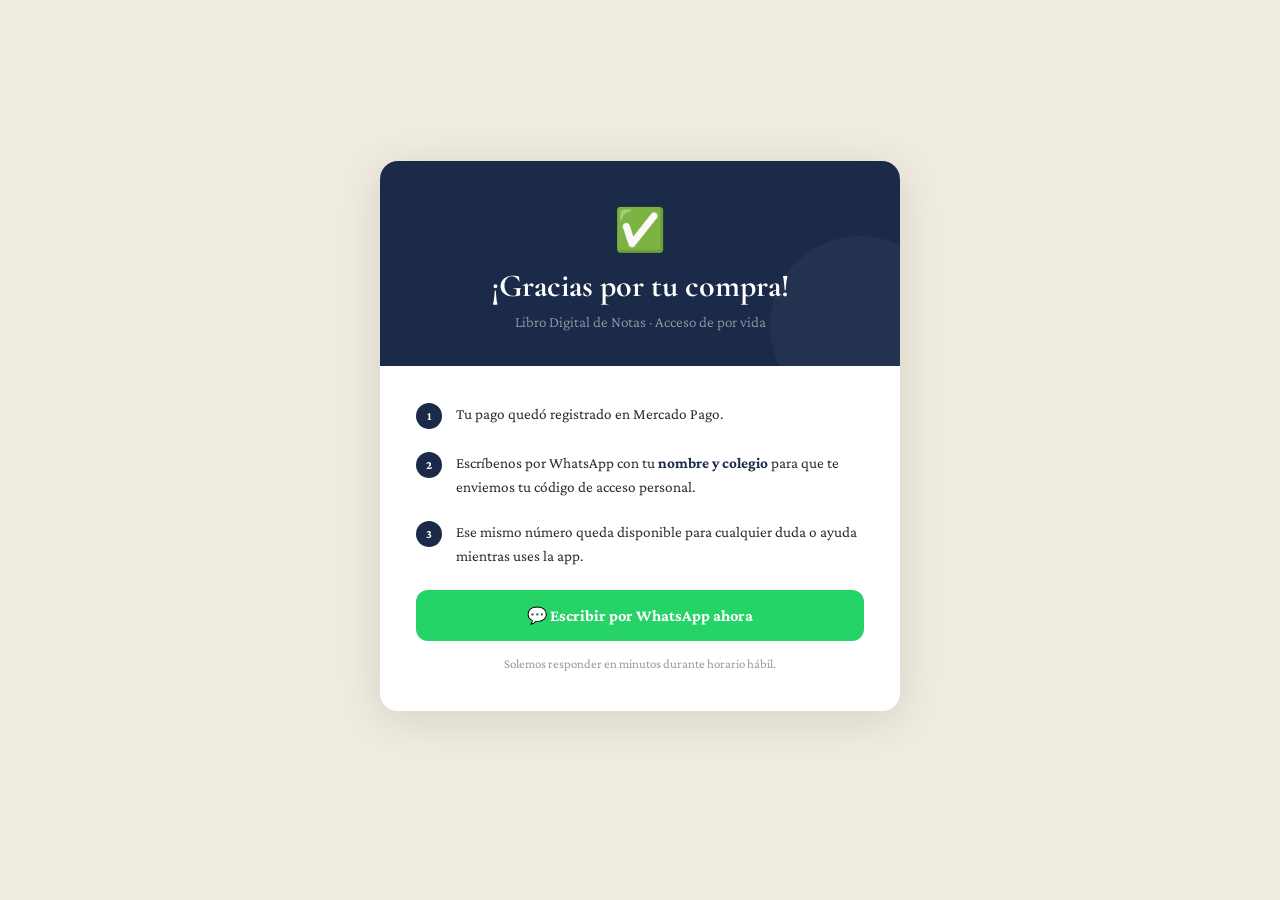
<file: gracias.html>
<!DOCTYPE html>
<html lang="es">
<head>
  <meta charset="UTF-8">
  <meta name="viewport" content="width=device-width, initial-scale=1.0">
  <title>¡Gracias por tu compra! — Libro Digital de Notas</title>
  <meta name="robots" content="noindex">
  <link href="https://fonts.googleapis.com/css2?family=Cormorant+Garamond:wght@400;600;700&family=Crimson+Pro:wght@300;400;500;600&display=swap" rel="stylesheet">

  <!-- Meta Pixel -->
  <script>
  !function(f,b,e,v,n,t,s)
  {if(f.fbq)return;n=f.fbq=function(){n.callMethod?
  n.callMethod.apply(n,arguments):n.queue.push(arguments)};
  if(!f._fbq)f._fbq=n;n.push=n;n.loaded=!0;n.version='2.0';
  n.queue=[];t=b.createElement(e);t.async=!0;
  t.src=v;s=b.getElementsByTagName(e)[0];
  s.parentNode.insertBefore(t,s)}(window, document,'script',
  'https://connect.facebook.net/en_US/fbevents.js');
  fbq('init', '1843806310319430');
  fbq('track', 'PageView');
  fbq('track', 'Purchase', {value: 24990, currency: 'CLP'});
  </script>
  <noscript><img height="1" width="1" style="display:none"
  src="https://www.facebook.com/tr?id=1843806310319430&ev=Purchase&noscript=1"
  /></noscript>
  <!-- End Meta Pixel -->
  <style>
    *, *::before, *::after { box-sizing: border-box; margin: 0; padding: 0; }
    body {
      font-family: 'Crimson Pro', Georgia, serif;
      background: #f0ece0; color: #1a1208;
      min-height: 100vh; padding: 32px 20px 60px;
      display: flex; align-items: center; justify-content: center;
    }
    .card {
      max-width: 520px; width: 100%;
      background: #fff; border-radius: 18px;
      overflow: hidden; box-shadow: 0 8px 48px rgba(0,0,0,0.12);
      text-align: center;
    }
    .hdr {
      background: #1b2a48; padding: 44px 36px 36px;
      position: relative; overflow: hidden;
    }
    .hdr::after {
      content: ''; position: absolute; bottom: -50px; right: -50px;
      width: 180px; height: 180px; border-radius: 50%;
      background: rgba(255,255,255,0.04);
    }
    .hdr-check { font-size: 2.6rem; margin-bottom: 14px; }
    .hdr-title {
      font-family: 'Cormorant Garamond', Georgia, serif;
      font-size: 2rem; font-weight: 700; color: #fff;
      line-height: 1.15; margin-bottom: 8px;
    }
    .hdr-sub { font-size: 0.95rem; color: rgba(255,255,255,0.55); font-weight: 300; }
    .body { padding: 36px 36px 40px; }
    .step {
      display: flex; gap: 14px; align-items: flex-start; text-align: left;
      margin-bottom: 22px;
    }
    .step-num {
      width: 26px; height: 26px; border-radius: 50%;
      background: #1b2a48; color: #fff; font-size: 0.75rem; font-weight: 700;
      display: flex; align-items: center; justify-content: center; flex-shrink: 0; margin-top: 1px;
    }
    .step-text { font-size: 0.95rem; color: #2c2c2c; line-height: 1.55; }
    .step-text strong { color: #1b2a48; }
    .cta {
      display: flex; align-items: center; justify-content: center; gap: 10px;
      background: #25D366; color: #fff; text-decoration: none;
      padding: 16px; border-radius: 12px;
      font-size: 1.02rem; font-weight: 700;
      margin-top: 8px; transition: background .15s, transform .1s;
    }
    .cta:hover { background: #1fb855; transform: translateY(-1px); }
    .hint { font-size: 0.8rem; color: #999; margin-top: 16px; }
  </style>
</head>
<body>
<div class="card">

  <div class="hdr">
    <div class="hdr-check">✅</div>
    <h1 class="hdr-title">¡Gracias por tu compra!</h1>
    <p class="hdr-sub">Libro Digital de Notas · Acceso de por vida</p>
  </div>

  <div class="body">
    <div class="step">
      <div class="step-num">1</div>
      <div class="step-text">Tu pago quedó registrado en Mercado Pago.</div>
    </div>
    <div class="step">
      <div class="step-num">2</div>
      <div class="step-text">Escríbenos por WhatsApp con tu <strong>nombre y colegio</strong> para que te enviemos tu código de acceso personal.</div>
    </div>
    <div class="step">
      <div class="step-num">3</div>
      <div class="step-text">Ese mismo número queda disponible para cualquier duda o ayuda mientras uses la app.</div>
    </div>

    <a class="cta" href="https://wa.me/56951439230?text=Hola%2C%20acabo%20de%20comprar%20el%20Libro%20Digital%20de%20Notas.%20Mi%20nombre%20es%3A%20" target="_blank">
      💬 Escribir por WhatsApp ahora
    </a>
    <p class="hint">Solemos responder en minutos durante horario hábil.</p>
  </div>

</div>
</body>
</html>
</file>
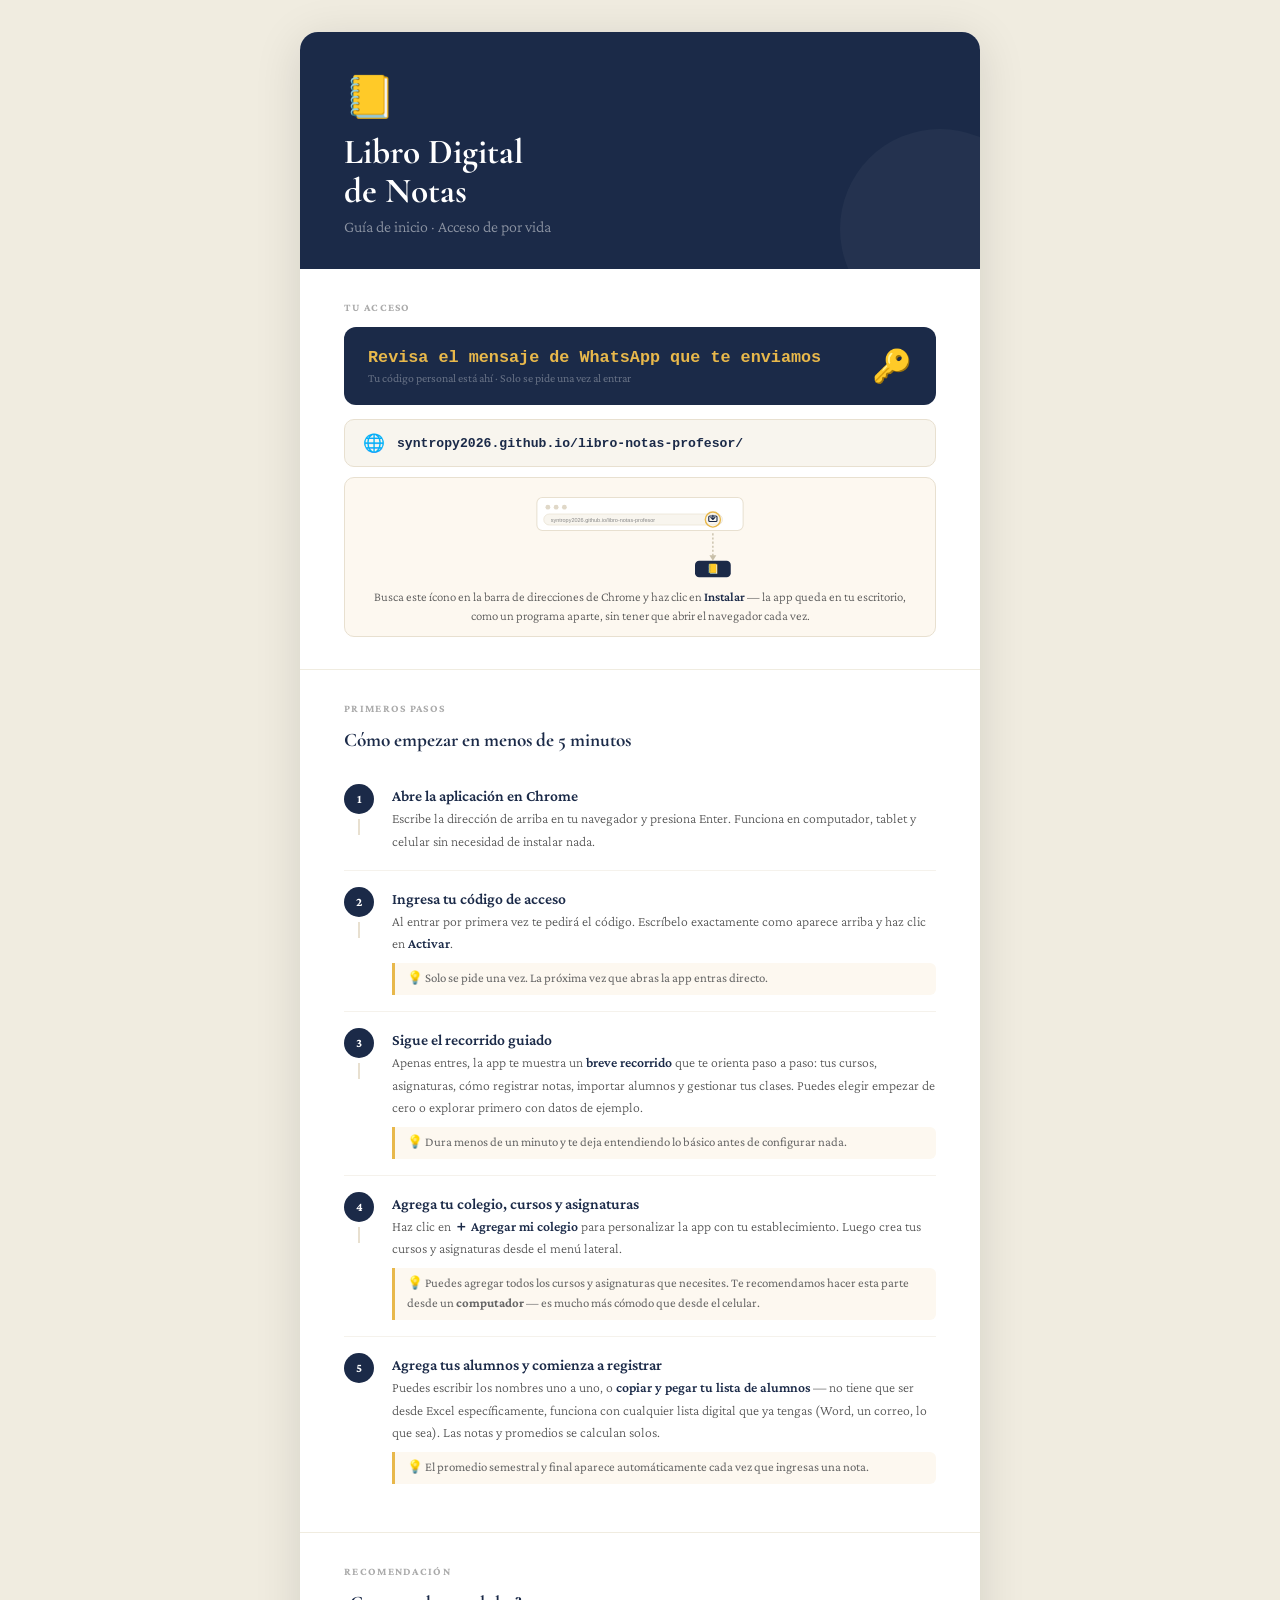
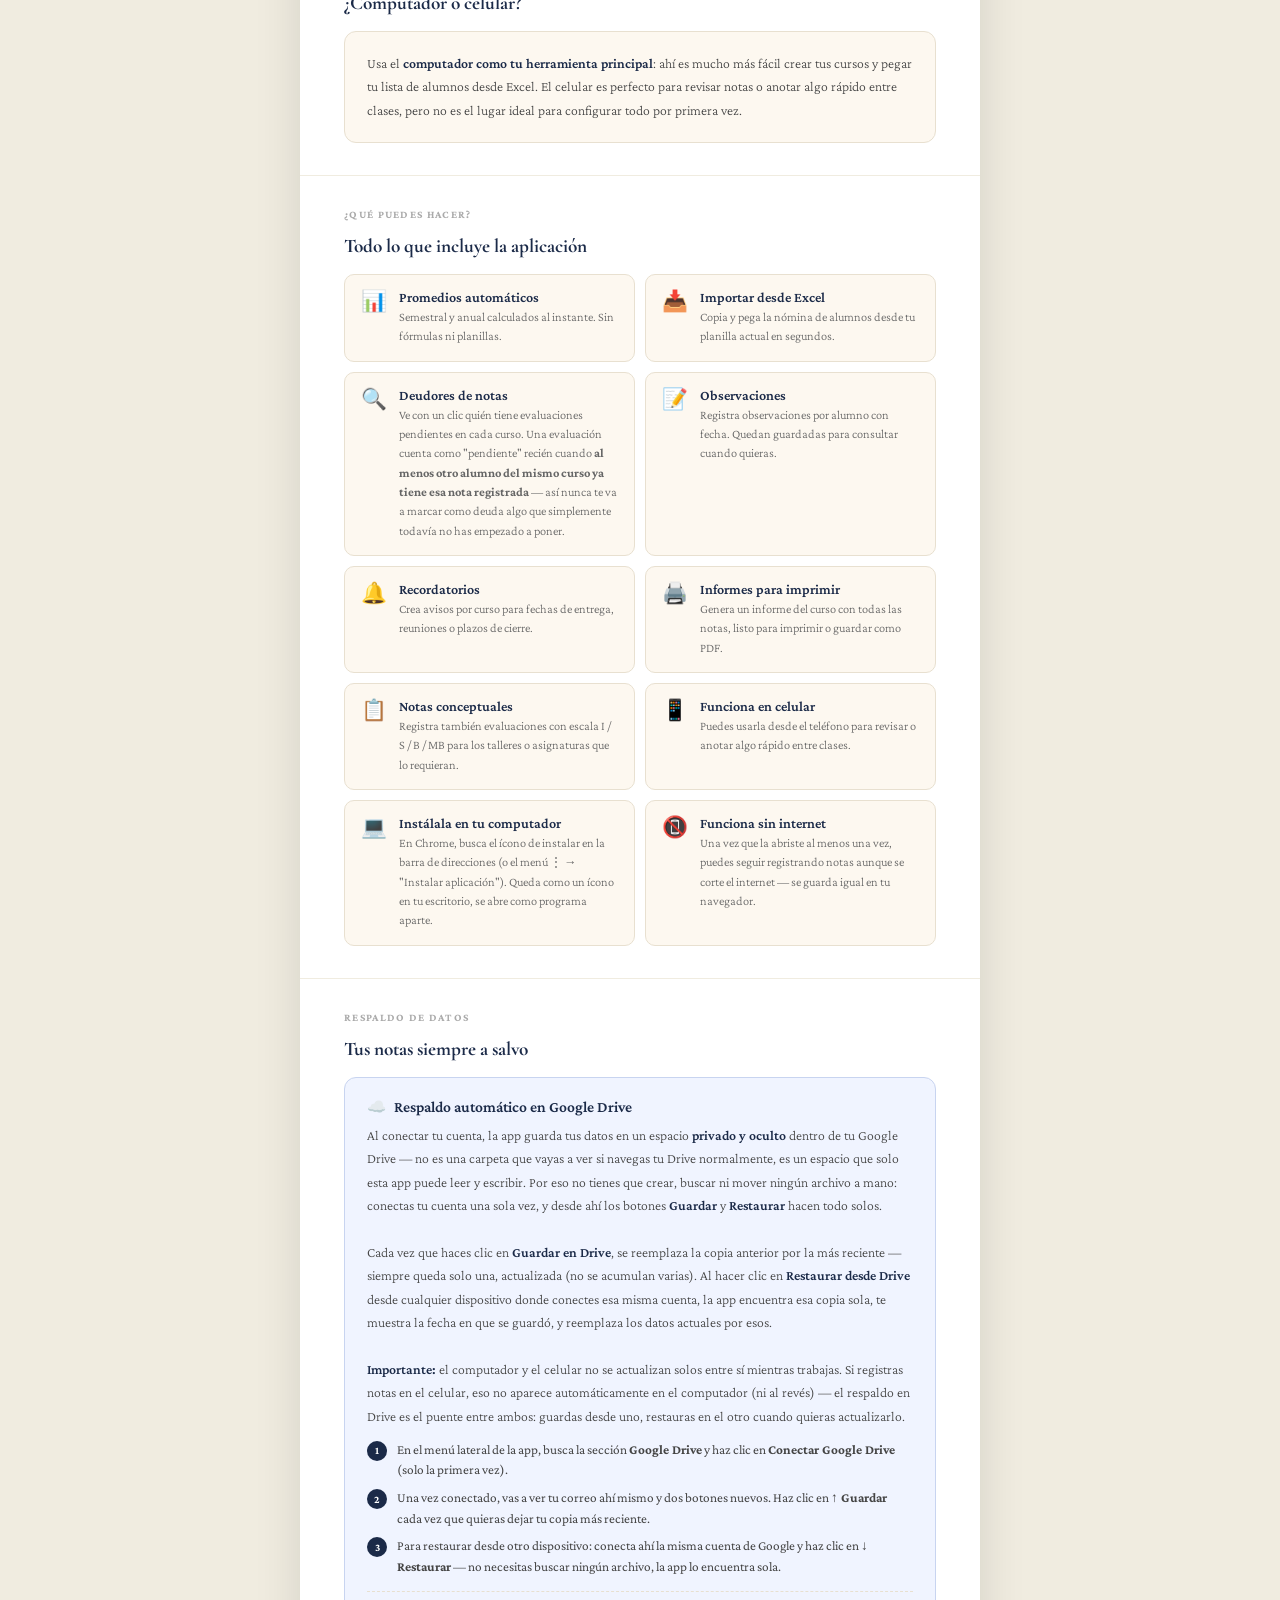
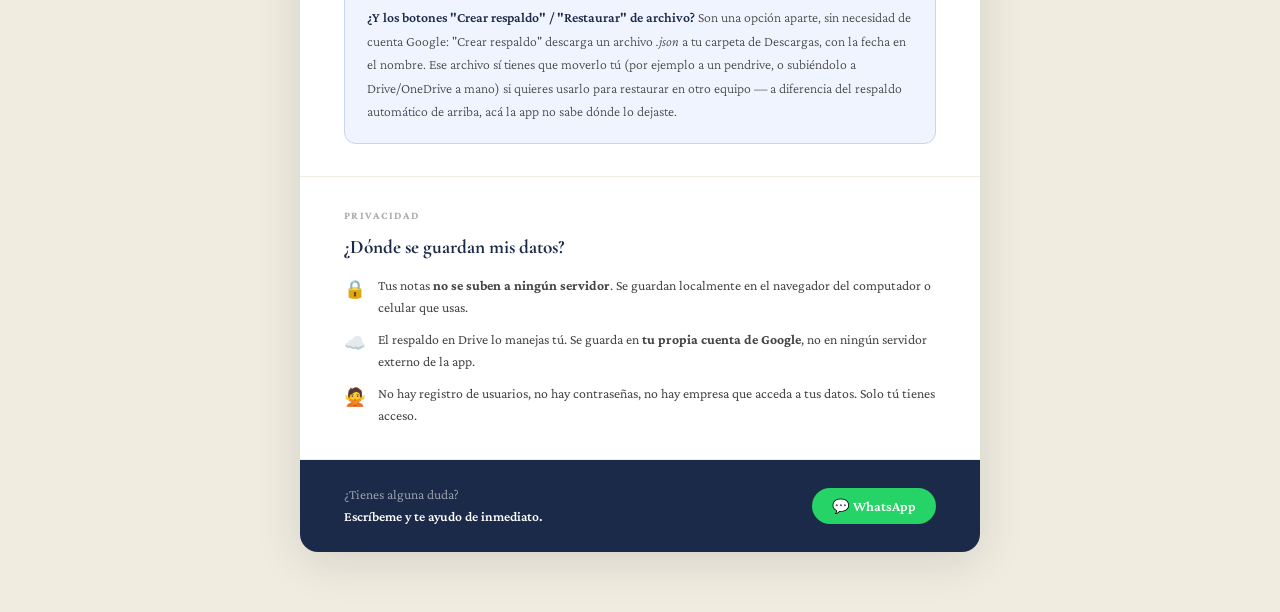
<file: guia-inicio.html>
<!DOCTYPE html>
<html lang="es">
<head>
  <meta charset="UTF-8">
  <meta name="viewport" content="width=device-width, initial-scale=1.0">
  <title>Libro Digital de Notas — Guía de inicio</title>
  <link href="https://fonts.googleapis.com/css2?family=Cormorant+Garamond:wght@400;600;700&family=Crimson+Pro:wght@300;400;500;600&display=swap" rel="stylesheet">
  <style>
    *, *::before, *::after { box-sizing: border-box; margin: 0; padding: 0; }

    body {
      font-family: 'Crimson Pro', Georgia, serif;
      background: #f0ece0;
      color: #1a1208;
      padding: 32px 20px 60px;
    }

    .page {
      max-width: 680px;
      margin: 0 auto;
      background: #fff;
      border-radius: 18px;
      overflow: hidden;
      box-shadow: 0 8px 48px rgba(0,0,0,0.12);
    }

    /* ── Header ── */
    .hdr {
      background: #1b2a48;
      padding: 40px 44px 34px;
      position: relative; overflow: hidden;
    }
    .hdr::after {
      content: ''; position: absolute;
      bottom: -60px; right: -60px;
      width: 200px; height: 200px;
      border-radius: 50%; background: rgba(255,255,255,0.04);
    }
    .hdr-emoji { font-size: 2.6rem; margin-bottom: 12px; display: block; }
    .hdr-title {
      font-family: 'Cormorant Garamond', Georgia, serif;
      font-size: 2.2rem; font-weight: 700; color: #fff;
      line-height: 1.1; margin-bottom: 8px;
    }
    .hdr-sub { font-size: 1rem; color: rgba(255,255,255,0.5); font-weight: 300; }

    /* ── Sections ── */
    .section { padding: 32px 44px; border-bottom: 1px solid #f0ece0; }
    .section:last-child { border-bottom: none; }
    .section-label {
      font-size: 0.68rem; font-weight: 700; letter-spacing: .12em;
      text-transform: uppercase; color: #aaa; margin-bottom: 14px;
    }
    .section-title {
      font-family: 'Cormorant Garamond', Georgia, serif;
      font-size: 1.2rem; font-weight: 700; color: #1b2a48;
      margin-bottom: 16px;
    }

    /* ── Código + Link ── */
    .code-box {
      background: #1b2a48; border-radius: 12px;
      padding: 20px 24px; margin-bottom: 14px;
      display: flex; align-items: center; justify-content: space-between; gap: 16px;
    }
    .code-val {
      font-family: 'Courier New', monospace;
      font-size: 1.5rem; font-weight: 700;
      color: #e8b84b; letter-spacing: .09em;
    }
    .code-note { font-size: 0.74rem; color: rgba(255,255,255,0.33); margin-top: 4px; }
    .link-box {
      background: #f8f5ee; border: 1px solid #e8e0d0;
      border-radius: 10px; padding: 13px 18px;
      display: flex; align-items: center; gap: 12px;
    }
    .link-url {
      font-family: 'Courier New', monospace;
      font-size: 0.82rem; color: #1b2a48; font-weight: 600;
    }
    .install-hint {
      background: #fdf8f0; border: 1px solid #e8e0d0;
      border-radius: 10px; padding: 14px 18px 10px; margin-top: 10px;
      display: flex; flex-direction: column; align-items: center; gap: 6px;
    }
    .install-hint svg { width: 220px; max-width: 100%; height: auto; }
    .install-hint-text {
      font-size: 0.8rem; color: #555; line-height: 1.5; text-align: center; font-weight: 300;
    }
    .install-hint-text strong { color: #1b2a48; font-weight: 600; }

    /* ── Steps ── */
    .steps { display: flex; flex-direction: column; gap: 0; }
    .step { display: flex; gap: 18px; align-items: flex-start; padding: 16px 0; border-bottom: 1px solid #f5f2ec; }
    .step:last-child { border-bottom: none; }
    .step-left { display: flex; flex-direction: column; align-items: center; }
    .step-num {
      width: 30px; height: 30px; border-radius: 50%;
      background: #1b2a48; color: #fff;
      font-size: 0.78rem; font-weight: 700;
      display: flex; align-items: center; justify-content: center; flex-shrink: 0;
    }
    .step-line { width: 2px; flex: 1; min-height: 16px; background: #e8e0d0; margin-top: 5px; }
    .step:last-child .step-line { display: none; }
    .step-body { padding-top: 3px; }
    .step-title { font-size: 0.97rem; font-weight: 600; color: #1b2a48; margin-bottom: 4px; }
    .step-desc { font-size: 0.86rem; color: #555; line-height: 1.65; font-weight: 300; }
    .step-desc strong { color: #1b2a48; font-weight: 600; }
    .step-tip {
      margin-top: 7px; background: #fdf8f0;
      border-left: 3px solid #e8b84b;
      padding: 6px 12px; border-radius: 0 6px 6px 0;
      font-size: 0.8rem; color: #666; line-height: 1.55;
    }

    /* ── Features grid ── */
    .feats { display: grid; grid-template-columns: 1fr 1fr; gap: 10px; }
    .feat {
      background: #fdf8f0; border: 1px solid #e8e0d0;
      border-radius: 10px; padding: 14px 16px;
      display: flex; gap: 12px; align-items: flex-start;
    }
    .feat-icon { font-size: 1.3rem; flex-shrink: 0; }
    .feat-title { font-size: 0.88rem; font-weight: 600; color: #1b2a48; margin-bottom: 3px; }
    .feat-desc  { font-size: 0.78rem; color: #666; line-height: 1.55; font-weight: 300; }

    /* ── Drive section ── */
    .drive-box {
      background: #f0f4ff; border: 1px solid #c8d4f0;
      border-radius: 12px; padding: 20px 22px;
    }
    .drive-title {
      font-size: 0.97rem; font-weight: 600; color: #1b2a48;
      margin-bottom: 8px; display: flex; align-items: center; gap: 8px;
    }
    .drive-desc { font-size: 0.86rem; color: #444; line-height: 1.7; font-weight: 300; }
    .drive-desc strong { color: #1b2a48; font-weight: 600; }
    .drive-steps {
      margin-top: 12px; display: flex; flex-direction: column; gap: 7px;
    }
    .drive-step {
      display: flex; gap: 10px; align-items: flex-start;
      font-size: 0.83rem; color: #444; line-height: 1.55;
    }
    .drive-step-num {
      width: 20px; height: 20px; border-radius: 50%;
      background: #1b2a48; color: #fff;
      font-size: 0.68rem; font-weight: 700;
      display: flex; align-items: center; justify-content: center;
      flex-shrink: 0; margin-top: 1px;
    }

    /* ── Tips ── */
    .tips { display: flex; flex-direction: column; gap: 10px; }
    .tip-row {
      display: flex; gap: 12px; align-items: flex-start;
      font-size: 0.86rem; color: #444; line-height: 1.6;
    }
    .tip-icon { font-size: 1.1rem; flex-shrink: 0; }

    /* ── Footer ── */
    .ftr {
      background: #1b2a48;
      padding: 24px 44px;
      display: flex; align-items: center; justify-content: space-between;
      gap: 20px; flex-wrap: wrap;
    }
    .ftr-text { font-size: 0.85rem; color: rgba(255,255,255,0.55); line-height: 1.6; }
    .ftr-text strong { color: #fff; font-weight: 600; }
    .ftr-wa {
      display: inline-flex; align-items: center; gap: 8px;
      background: #25D366; color: #fff;
      padding: 10px 20px; border-radius: 99px;
      font-size: 0.88rem; font-weight: 600;
      text-decoration: none; white-space: nowrap;
    }

    @media print {
      body { background: #fff; padding: 0; }
      .page { box-shadow: none; border-radius: 0; max-width: 100%; }
      .hdr, .ftr, .code-box, .step-num, .drive-step-num {
        -webkit-print-color-adjust: exact; print-color-adjust: exact;
      }
    }
    @media (max-width: 560px) {
      .section { padding: 24px 22px; }
      .hdr { padding: 28px 22px 24px; }
      .ftr { padding: 20px 22px; }
      .feats { grid-template-columns: 1fr; }
      .code-box { flex-direction: column; gap: 8px; }
    }
  </style>
</head>
<body>
<div class="page">

  <!-- Header -->
  <div class="hdr">
    <span class="hdr-emoji">📒</span>
    <h1 class="hdr-title">Libro Digital<br>de Notas</h1>
    <p class="hdr-sub">Guía de inicio · Acceso de por vida</p>
  </div>

  <!-- Código y link -->
  <div class="section">
    <div class="section-label">Tu acceso</div>
    <div class="code-box">
      <div>
        <div class="code-val" style="font-size:1.05rem; letter-spacing:normal">Revisa el mensaje de WhatsApp que te enviamos</div>
        <div class="code-note">Tu código personal está ahí · Solo se pide una vez al entrar</div>
      </div>
      <span style="font-size:2rem">🔑</span>
    </div>
    <div class="link-box">
      <span style="font-size:1.1rem">🌐</span>
      <span class="link-url">syntropy2026.github.io/libro-notas-profesor/</span>
    </div>
    <div class="install-hint">
      <svg viewBox="0 0 320 130" xmlns="http://www.w3.org/2000/svg" role="img" aria-label="Cómo instalar la app en el escritorio del computador">
        <rect x="10" y="8" width="300" height="48" rx="8" fill="#fff" stroke="#e8e0d0" stroke-width="1.5"/>
        <circle cx="26" cy="22" r="3.5" fill="#e0d8c8"/>
        <circle cx="38" cy="22" r="3.5" fill="#e0d8c8"/>
        <circle cx="50" cy="22" r="3.5" fill="#e0d8c8"/>
        <rect x="20" y="32" width="260" height="16" rx="8" fill="#f8f5ee" stroke="#e8e0d0"/>
        <text x="30" y="43" font-size="8" fill="#888" font-family="Arial, sans-serif">syntropy2026.github.io/libro-notas-profesor</text>
        <circle cx="266" cy="40" r="11" fill="none" stroke="#e8b84b" stroke-width="2"/>
        <rect x="260" y="35" width="12" height="8" rx="1.5" fill="none" stroke="#1b2a48" stroke-width="1.6"/>
        <path d="M266,34 v6 M263,37 l3,3 l3,-3" stroke="#1b2a48" stroke-width="1.6" fill="none" stroke-linecap="round" stroke-linejoin="round"/>
        <path d="M266,60 C266,80 266,80 266,95" stroke="#c8bfa8" stroke-width="2" fill="none" stroke-dasharray="3,3"/>
        <polygon points="261,92 271,92 266,100" fill="#c8bfa8"/>
        <rect x="240" y="100" width="52" height="24" rx="6" fill="#1b2a48"/>
        <text x="266" y="117" font-size="14" text-anchor="middle">📒</text>
      </svg>
      <p class="install-hint-text">Busca este ícono en la barra de direcciones de Chrome y haz clic en <strong>Instalar</strong> — la app queda en tu escritorio, como un programa aparte, sin tener que abrir el navegador cada vez.</p>
    </div>
  </div>

  <!-- Pasos -->
  <div class="section">
    <div class="section-label">Primeros pasos</div>
    <p class="section-title">Cómo empezar en menos de 5 minutos</p>
    <div class="steps">

      <div class="step">
        <div class="step-left">
          <div class="step-num">1</div>
          <div class="step-line"></div>
        </div>
        <div class="step-body">
          <div class="step-title">Abre la aplicación en Chrome</div>
          <div class="step-desc">Escribe la dirección de arriba en tu navegador y presiona Enter. Funciona en computador, tablet y celular sin necesidad de instalar nada.</div>
        </div>
      </div>

      <div class="step">
        <div class="step-left">
          <div class="step-num">2</div>
          <div class="step-line"></div>
        </div>
        <div class="step-body">
          <div class="step-title">Ingresa tu código de acceso</div>
          <div class="step-desc">Al entrar por primera vez te pedirá el código. Escríbelo exactamente como aparece arriba y haz clic en <strong>Activar</strong>.</div>
          <div class="step-tip">💡 Solo se pide una vez. La próxima vez que abras la app entras directo.</div>
        </div>
      </div>

      <div class="step">
        <div class="step-left">
          <div class="step-num">3</div>
          <div class="step-line"></div>
        </div>
        <div class="step-body">
          <div class="step-title">Sigue el recorrido guiado</div>
          <div class="step-desc">Apenas entres, la app te muestra un <strong>breve recorrido</strong> que te orienta paso a paso: tus cursos, asignaturas, cómo registrar notas, importar alumnos y gestionar tus clases. Puedes elegir empezar de cero o explorar primero con datos de ejemplo.</div>
          <div class="step-tip">💡 Dura menos de un minuto y te deja entendiendo lo básico antes de configurar nada.</div>
        </div>
      </div>

      <div class="step">
        <div class="step-left">
          <div class="step-num">4</div>
          <div class="step-line"></div>
        </div>
        <div class="step-body">
          <div class="step-title">Agrega tu colegio, cursos y asignaturas</div>
          <div class="step-desc">Haz clic en <strong>＋ Agregar mi colegio</strong> para personalizar la app con tu establecimiento. Luego crea tus cursos y asignaturas desde el menú lateral.</div>
          <div class="step-tip">💡 Puedes agregar todos los cursos y asignaturas que necesites. Te recomendamos hacer esta parte desde un <strong>computador</strong> — es mucho más cómodo que desde el celular.</div>
        </div>
      </div>

      <div class="step">
        <div class="step-left">
          <div class="step-num">5</div>
        </div>
        <div class="step-body">
          <div class="step-title">Agrega tus alumnos y comienza a registrar</div>
          <div class="step-desc">Puedes escribir los nombres uno a uno, o <strong>copiar y pegar tu lista de alumnos</strong> — no tiene que ser desde Excel específicamente, funciona con cualquier lista digital que ya tengas (Word, un correo, lo que sea). Las notas y promedios se calculan solos.</div>
          <div class="step-tip">💡 El promedio semestral y final aparece automáticamente cada vez que ingresas una nota.</div>
        </div>
      </div>

    </div>
  </div>

  <!-- Computador vs celular -->
  <div class="section">
    <div class="section-label">Recomendación</div>
    <p class="section-title">¿Computador o celular?</p>
    <div class="drive-box" style="background:#fdf8f0; border-color:#e8e0d0">
      <div class="drive-desc">
        Usa el <strong>computador como tu herramienta principal</strong>: ahí es mucho más fácil crear tus cursos y pegar tu lista de alumnos desde Excel. El celular es perfecto para revisar notas o anotar algo rápido entre clases, pero no es el lugar ideal para configurar todo por primera vez.
      </div>
    </div>
  </div>

  <!-- Prestaciones -->
  <div class="section">
    <div class="section-label">¿Qué puedes hacer?</div>
    <p class="section-title">Todo lo que incluye la aplicación</p>
    <div class="feats">

      <div class="feat">
        <div class="feat-icon">📊</div>
        <div>
          <div class="feat-title">Promedios automáticos</div>
          <div class="feat-desc">Semestral y anual calculados al instante. Sin fórmulas ni planillas.</div>
        </div>
      </div>

      <div class="feat">
        <div class="feat-icon">📥</div>
        <div>
          <div class="feat-title">Importar desde Excel</div>
          <div class="feat-desc">Copia y pega la nómina de alumnos desde tu planilla actual en segundos.</div>
        </div>
      </div>

      <div class="feat">
        <div class="feat-icon">🔍</div>
        <div>
          <div class="feat-title">Deudores de notas</div>
          <div class="feat-desc">Ve con un clic quién tiene evaluaciones pendientes en cada curso. Una evaluación cuenta como "pendiente" recién cuando <strong>al menos otro alumno del mismo curso ya tiene esa nota registrada</strong> — así nunca te va a marcar como deuda algo que simplemente todavía no has empezado a poner.</div>
        </div>
      </div>

      <div class="feat">
        <div class="feat-icon">📝</div>
        <div>
          <div class="feat-title">Observaciones</div>
          <div class="feat-desc">Registra observaciones por alumno con fecha. Quedan guardadas para consultar cuando quieras.</div>
        </div>
      </div>

      <div class="feat">
        <div class="feat-icon">🔔</div>
        <div>
          <div class="feat-title">Recordatorios</div>
          <div class="feat-desc">Crea avisos por curso para fechas de entrega, reuniones o plazos de cierre.</div>
        </div>
      </div>

      <div class="feat">
        <div class="feat-icon">🖨️</div>
        <div>
          <div class="feat-title">Informes para imprimir</div>
          <div class="feat-desc">Genera un informe del curso con todas las notas, listo para imprimir o guardar como PDF.</div>
        </div>
      </div>

      <div class="feat">
        <div class="feat-icon">📋</div>
        <div>
          <div class="feat-title">Notas conceptuales</div>
          <div class="feat-desc">Registra también evaluaciones con escala I / S / B / MB para los talleres o asignaturas que lo requieran.</div>
        </div>
      </div>

      <div class="feat">
        <div class="feat-icon">📱</div>
        <div>
          <div class="feat-title">Funciona en celular</div>
          <div class="feat-desc">Puedes usarla desde el teléfono para revisar o anotar algo rápido entre clases.</div>
        </div>
      </div>

      <div class="feat">
        <div class="feat-icon">💻</div>
        <div>
          <div class="feat-title">Instálala en tu computador</div>
          <div class="feat-desc">En Chrome, busca el ícono de instalar en la barra de direcciones (o el menú ⋮ → "Instalar aplicación"). Queda como un ícono en tu escritorio, se abre como programa aparte.</div>
        </div>
      </div>

      <div class="feat">
        <div class="feat-icon">📵</div>
        <div>
          <div class="feat-title">Funciona sin internet</div>
          <div class="feat-desc">Una vez que la abriste al menos una vez, puedes seguir registrando notas aunque se corte el internet — se guarda igual en tu navegador.</div>
        </div>
      </div>

    </div>
  </div>

  <!-- Drive backup -->
  <div class="section">
    <div class="section-label">Respaldo de datos</div>
    <p class="section-title">Tus notas siempre a salvo</p>
    <div class="drive-box">
      <div class="drive-title">
        <span>☁️</span> Respaldo automático en Google Drive
      </div>
      <div class="drive-desc">
        Al conectar tu cuenta, la app guarda tus datos en un espacio <strong>privado y oculto</strong> dentro de tu Google Drive — no es una carpeta que vayas a ver si navegas tu Drive normalmente, es un espacio que solo esta app puede leer y escribir. Por eso no tienes que crear, buscar ni mover ningún archivo a mano: conectas tu cuenta una sola vez, y desde ahí los botones <strong>Guardar</strong> y <strong>Restaurar</strong> hacen todo solos.
        <br><br>
        Cada vez que haces clic en <strong>Guardar en Drive</strong>, se reemplaza la copia anterior por la más reciente — siempre queda solo una, actualizada (no se acumulan varias). Al hacer clic en <strong>Restaurar desde Drive</strong> desde cualquier dispositivo donde conectes esa misma cuenta, la app encuentra esa copia sola, te muestra la fecha en que se guardó, y reemplaza los datos actuales por esos.
        <br><br>
        <strong>Importante:</strong> el computador y el celular no se actualizan solos entre sí mientras trabajas. Si registras notas en el celular, eso no aparece automáticamente en el computador (ni al revés) — el respaldo en Drive es el puente entre ambos: guardas desde uno, restauras en el otro cuando quieras actualizarlo.
      </div>
      <div class="drive-steps">
        <div class="drive-step">
          <div class="drive-step-num">1</div>
          <div>En el menú lateral de la app, busca la sección <strong>Google Drive</strong> y haz clic en <strong>Conectar Google Drive</strong> (solo la primera vez).</div>
        </div>
        <div class="drive-step">
          <div class="drive-step-num">2</div>
          <div>Una vez conectado, vas a ver tu correo ahí mismo y dos botones nuevos. Haz clic en <strong>↑ Guardar</strong> cada vez que quieras dejar tu copia más reciente.</div>
        </div>
        <div class="drive-step">
          <div class="drive-step-num">3</div>
          <div>Para restaurar desde otro dispositivo: conecta ahí la misma cuenta de Google y haz clic en <strong>↓ Restaurar</strong> — no necesitas buscar ningún archivo, la app lo encuentra sola.</div>
        </div>
      </div>
      <div class="drive-desc" style="margin-top:14px; padding-top:14px; border-top:1px dashed #e8e0d0">
        <strong>¿Y los botones "Crear respaldo" / "Restaurar" de archivo?</strong> Son una opción aparte, sin necesidad de cuenta Google: "Crear respaldo" descarga un archivo <em>.json</em> a tu carpeta de Descargas, con la fecha en el nombre. Ese archivo sí tienes que moverlo tú (por ejemplo a un pendrive, o subiéndolo a Drive/OneDrive a mano) si quieres usarlo para restaurar en otro equipo — a diferencia del respaldo automático de arriba, acá la app no sabe dónde lo dejaste.
      </div>
    </div>
  </div>

  <!-- Datos seguros -->
  <div class="section">
    <div class="section-label">Privacidad</div>
    <p class="section-title">¿Dónde se guardan mis datos?</p>
    <div class="tips">
      <div class="tip-row">
        <span class="tip-icon">🔒</span>
        <span>Tus notas <strong>no se suben a ningún servidor</strong>. Se guardan localmente en el navegador del computador o celular que usas.</span>
      </div>
      <div class="tip-row">
        <span class="tip-icon">☁️</span>
        <span>El respaldo en Drive lo manejas tú. Se guarda en <strong>tu propia cuenta de Google</strong>, no en ningún servidor externo de la app.</span>
      </div>
      <div class="tip-row">
        <span class="tip-icon">🙅</span>
        <span>No hay registro de usuarios, no hay contraseñas, no hay empresa que acceda a tus datos. Solo tú tienes acceso.</span>
      </div>
    </div>
  </div>

  <!-- Footer -->
  <div class="ftr">
    <div class="ftr-text">
      ¿Tienes alguna duda?<br>
      <strong>Escríbeme y te ayudo de inmediato.</strong>
    </div>
    <a class="ftr-wa" href="https://wa.me/56951439230" target="_blank">
      💬 WhatsApp
    </a>
  </div>

</div>
</body>
</html>
</file>
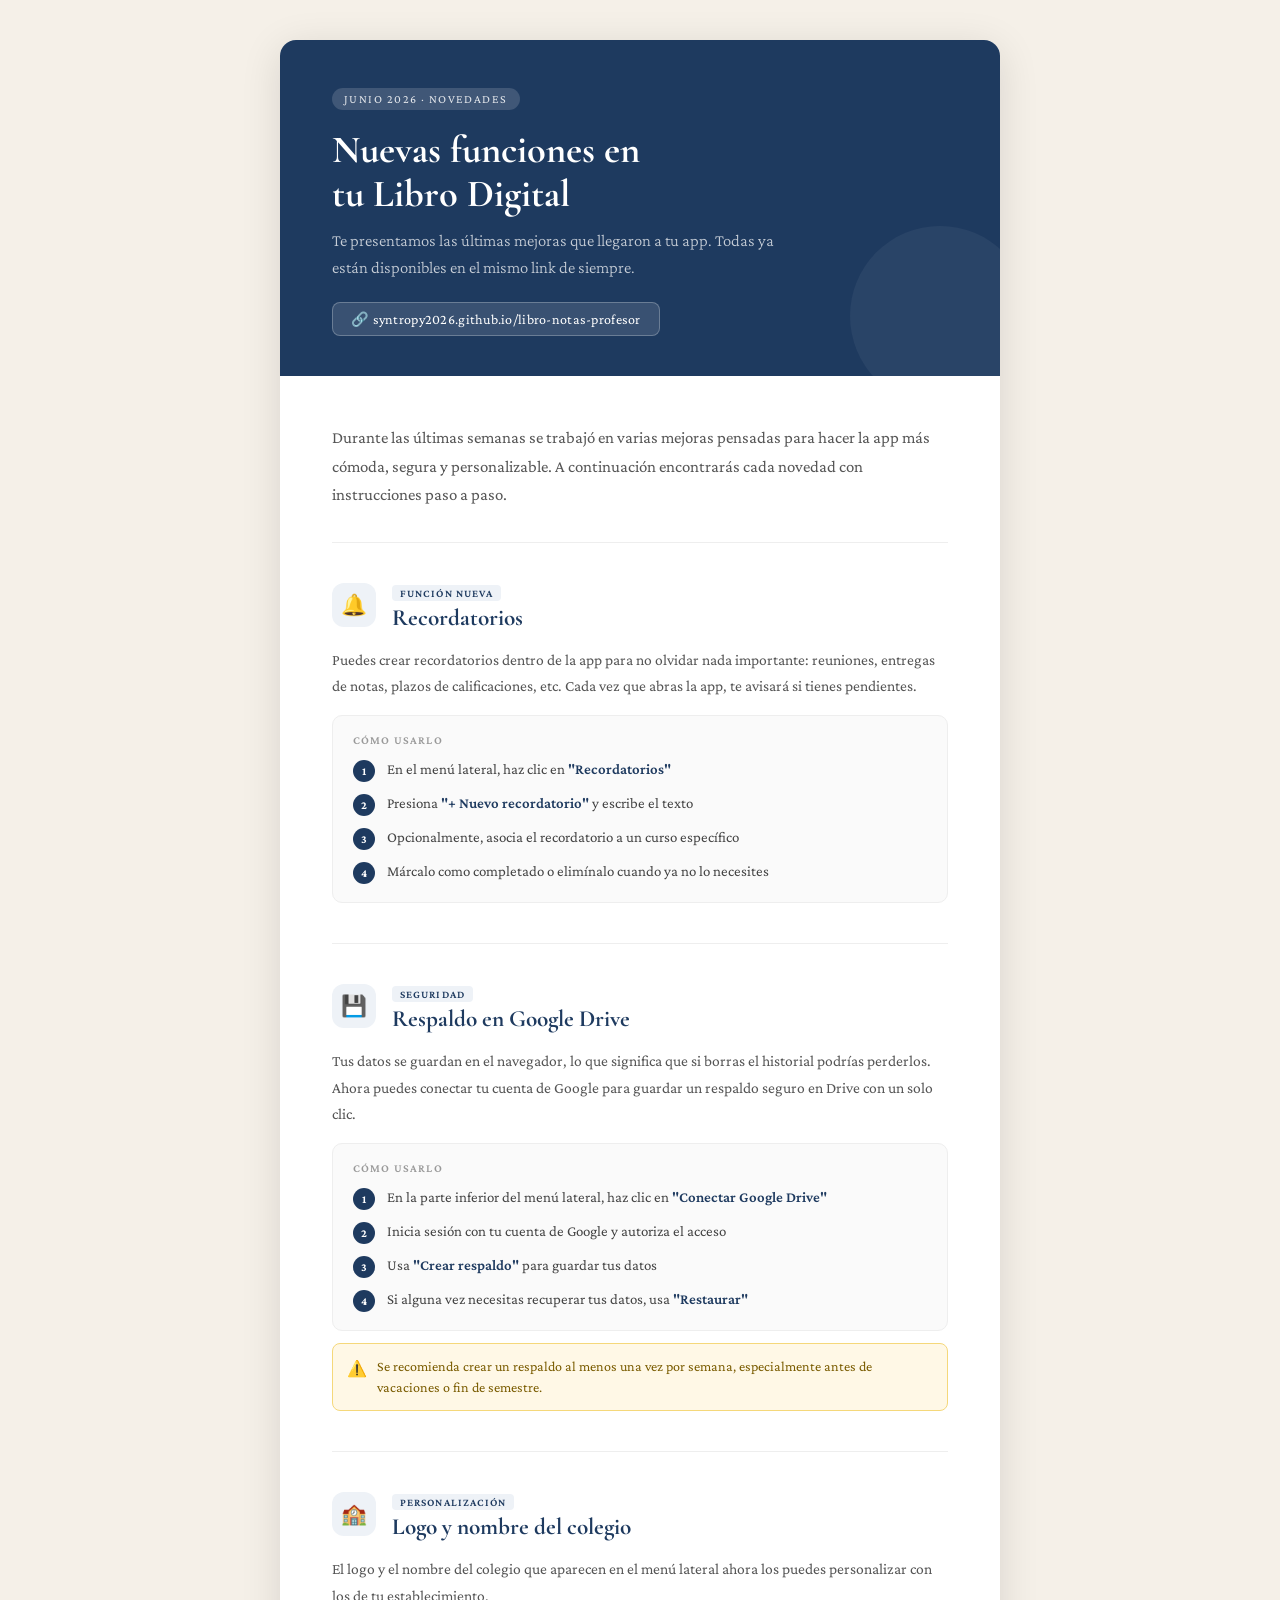
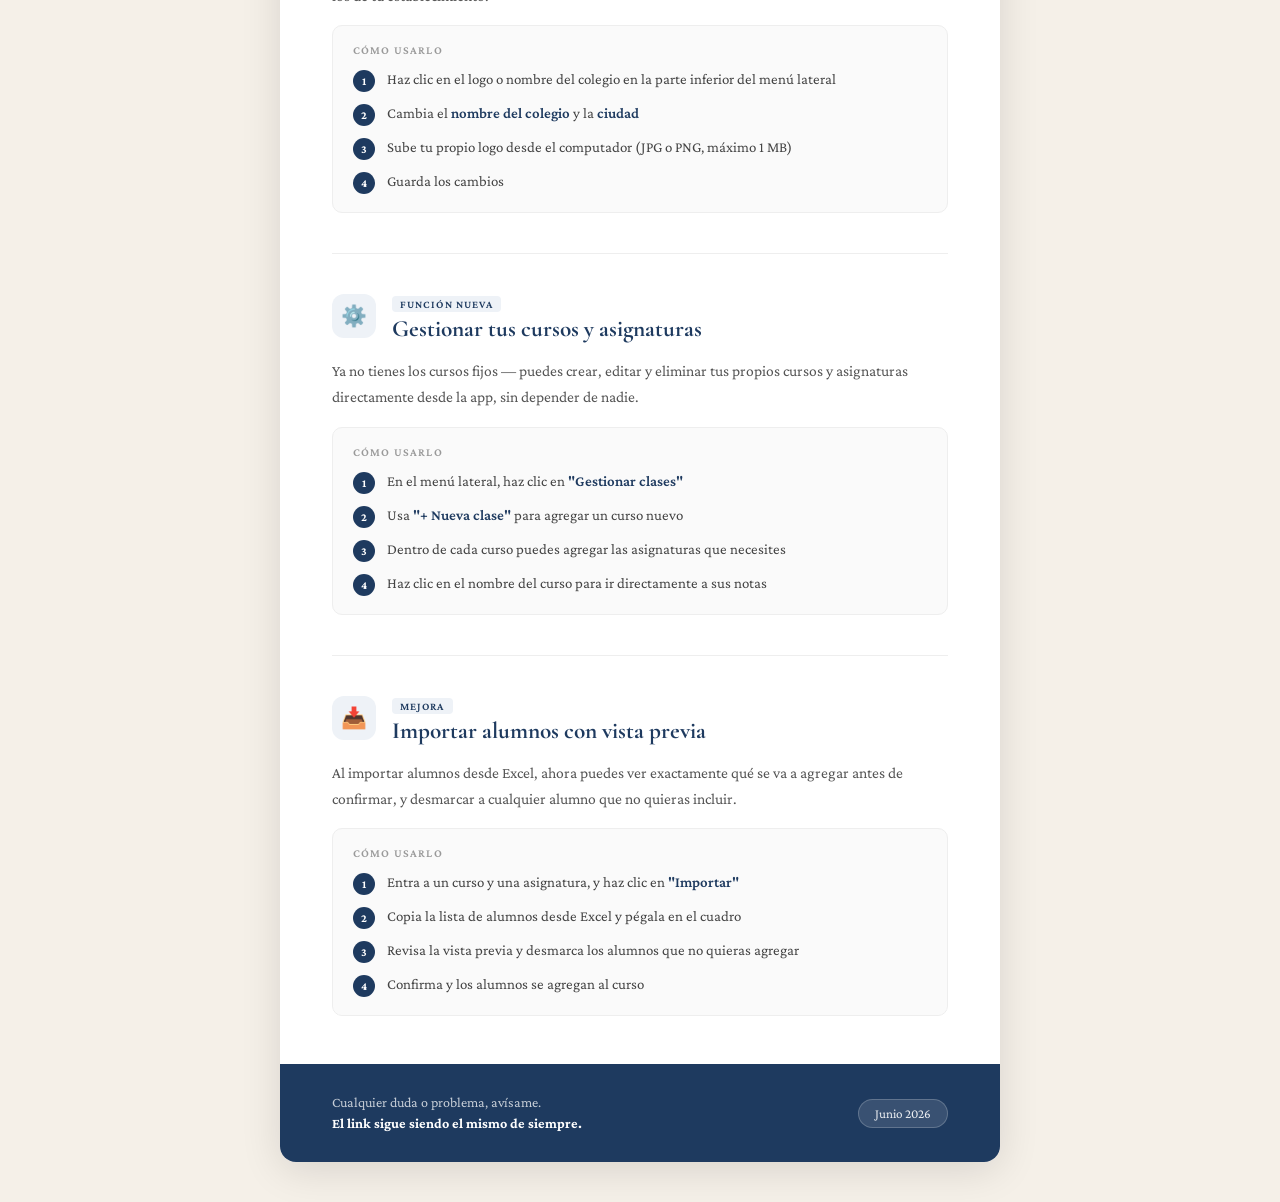
<file: novedades-junio-2026.html>
<!DOCTYPE html>
<html lang="es">
<head>
  <meta charset="UTF-8">
  <meta name="viewport" content="width=device-width, initial-scale=1.0">
  <title>Novedades — Libro Digital de Notas · Junio 2026</title>
  <link href="https://fonts.googleapis.com/css2?family=Cormorant+Garamond:wght@400;600;700&family=Crimson+Pro:wght@300;400;500&display=swap" rel="stylesheet">
  <style>
    *, *::before, *::after { box-sizing: border-box; margin: 0; padding: 0; }

    body {
      font-family: 'Crimson Pro', Georgia, serif;
      background: #f5f0e8;
      color: #2c2c2c;
      min-height: 100vh;
      padding: 40px 20px;
    }

    .page {
      max-width: 720px;
      margin: 0 auto;
      background: #fff;
      border-radius: 16px;
      overflow: hidden;
      box-shadow: 0 8px 40px rgba(0,0,0,0.12);
    }

    /* ── Header ── */
    .header {
      background: #1e3a5f;
      padding: 48px 52px 40px;
      position: relative;
      overflow: hidden;
    }
    .header::after {
      content: '';
      position: absolute;
      bottom: -30px; right: -30px;
      width: 180px; height: 180px;
      border-radius: 50%;
      background: rgba(255,255,255,0.05);
    }
    .header-tag {
      display: inline-block;
      background: rgba(255,255,255,0.15);
      color: rgba(255,255,255,0.85);
      font-size: 0.75rem;
      letter-spacing: 0.12em;
      text-transform: uppercase;
      padding: 4px 12px;
      border-radius: 99px;
      margin-bottom: 18px;
    }
    .header h1 {
      font-family: 'Cormorant Garamond', Georgia, serif;
      font-size: 2.4rem;
      font-weight: 700;
      color: #fff;
      line-height: 1.15;
      margin-bottom: 12px;
    }
    .header p {
      color: rgba(255,255,255,0.75);
      font-size: 1.05rem;
      font-weight: 300;
      line-height: 1.6;
      max-width: 480px;
    }
    .header-link {
      display: inline-block;
      margin-top: 20px;
      background: rgba(255,255,255,0.12);
      border: 1px solid rgba(255,255,255,0.25);
      color: #fff;
      padding: 8px 18px;
      border-radius: 8px;
      font-size: 0.88rem;
      text-decoration: none;
      letter-spacing: 0.02em;
    }

    /* ── Body ── */
    .body { padding: 48px 52px; }

    .intro {
      font-size: 1.05rem;
      color: #555;
      line-height: 1.7;
      margin-bottom: 40px;
      padding-bottom: 32px;
      border-bottom: 1px solid #eee;
    }

    /* ── Feature card ── */
    .feature {
      margin-bottom: 40px;
      padding-bottom: 40px;
      border-bottom: 1px solid #eee;
    }
    .feature:last-child { border-bottom: none; margin-bottom: 0; padding-bottom: 0; }

    .feature-header {
      display: flex;
      align-items: flex-start;
      gap: 16px;
      margin-bottom: 14px;
    }
    .feature-icon {
      width: 44px; height: 44px;
      border-radius: 12px;
      background: #eef2f7;
      display: flex; align-items: center; justify-content: center;
      font-size: 1.3rem;
      flex-shrink: 0;
    }
    .feature-meta { flex: 1; }
    .feature-badge {
      display: inline-block;
      font-size: 0.68rem;
      font-weight: 600;
      letter-spacing: 0.1em;
      text-transform: uppercase;
      color: #1e3a5f;
      background: #eef2f7;
      padding: 2px 8px;
      border-radius: 4px;
      margin-bottom: 4px;
    }
    .feature-title {
      font-family: 'Cormorant Garamond', Georgia, serif;
      font-size: 1.45rem;
      font-weight: 700;
      color: #1e3a5f;
      line-height: 1.2;
    }

    .feature-desc {
      font-size: 0.97rem;
      color: #555;
      line-height: 1.7;
      margin-bottom: 16px;
    }

    .steps {
      background: #fafafa;
      border: 1px solid #eee;
      border-radius: 10px;
      padding: 18px 20px;
    }
    .steps-title {
      font-size: 0.72rem;
      font-weight: 600;
      text-transform: uppercase;
      letter-spacing: 0.1em;
      color: #999;
      margin-bottom: 12px;
    }
    .step {
      display: flex;
      align-items: flex-start;
      gap: 12px;
      margin-bottom: 10px;
    }
    .step:last-child { margin-bottom: 0; }
    .step-num {
      width: 22px; height: 22px;
      border-radius: 50%;
      background: #1e3a5f;
      color: #fff;
      font-size: 0.72rem;
      font-weight: 700;
      display: flex; align-items: center; justify-content: center;
      flex-shrink: 0;
      margin-top: 2px;
    }
    .step-text {
      font-size: 0.93rem;
      color: #444;
      line-height: 1.55;
    }
    .step-text strong { color: #1e3a5f; font-weight: 600; }

    .tip {
      display: flex;
      gap: 10px;
      align-items: flex-start;
      background: #fff8e6;
      border: 1px solid #f5d87a;
      border-radius: 8px;
      padding: 12px 14px;
      margin-top: 12px;
      font-size: 0.88rem;
      color: #7a5c00;
      line-height: 1.5;
    }
    .tip-icon { flex-shrink: 0; font-size: 1rem; margin-top: 1px; }

    /* ── Footer ── */
    .footer {
      background: #1e3a5f;
      padding: 28px 52px;
      display: flex;
      align-items: center;
      justify-content: space-between;
      gap: 20px;
    }
    .footer-text {
      color: rgba(255,255,255,0.75);
      font-size: 0.88rem;
      line-height: 1.5;
    }
    .footer-text strong { color: #fff; }
    .footer-badge {
      background: rgba(255,255,255,0.12);
      border: 1px solid rgba(255,255,255,0.2);
      color: rgba(255,255,255,0.9);
      padding: 6px 16px;
      border-radius: 99px;
      font-size: 0.82rem;
      white-space: nowrap;
    }

    /* ── Print ── */
    @media print {
      body { background: #fff; padding: 0; }
      .page { box-shadow: none; border-radius: 0; max-width: 100%; }
      .header { -webkit-print-color-adjust: exact; print-color-adjust: exact; }
      .footer { -webkit-print-color-adjust: exact; print-color-adjust: exact; }
      .feature-icon { -webkit-print-color-adjust: exact; print-color-adjust: exact; }
      .step-num { -webkit-print-color-adjust: exact; print-color-adjust: exact; }
      .tip { -webkit-print-color-adjust: exact; print-color-adjust: exact; }
    }
  </style>
</head>
<body>
<div class="page">

  <!-- Header -->
  <div class="header">
    <div class="header-tag">Junio 2026 · Novedades</div>
    <h1>Nuevas funciones en<br>tu Libro Digital</h1>
    <p>Te presentamos las últimas mejoras que llegaron a tu app. Todas ya están disponibles en el mismo link de siempre.</p>
    <a class="header-link" href="https://syntropy2026.github.io/libro-notas-profesor/" target="_blank">
      🔗 syntropy2026.github.io/libro-notas-profesor
    </a>
  </div>

  <!-- Body -->
  <div class="body">

    <p class="intro">
      Durante las últimas semanas se trabajó en varias mejoras pensadas para hacer la app más cómoda, segura y personalizable. A continuación encontrarás cada novedad con instrucciones paso a paso.
    </p>

    <!-- Recordatorios -->
    <div class="feature">
      <div class="feature-header">
        <div class="feature-icon">🔔</div>
        <div class="feature-meta">
          <div class="feature-badge">Función nueva</div>
          <div class="feature-title">Recordatorios</div>
        </div>
      </div>
      <p class="feature-desc">
        Puedes crear recordatorios dentro de la app para no olvidar nada importante: reuniones, entregas de notas, plazos de calificaciones, etc. Cada vez que abras la app, te avisará si tienes pendientes.
      </p>
      <div class="steps">
        <div class="steps-title">Cómo usarlo</div>
        <div class="step">
          <div class="step-num">1</div>
          <div class="step-text">En el menú lateral, haz clic en <strong>"Recordatorios"</strong></div>
        </div>
        <div class="step">
          <div class="step-num">2</div>
          <div class="step-text">Presiona <strong>"+ Nuevo recordatorio"</strong> y escribe el texto</div>
        </div>
        <div class="step">
          <div class="step-num">3</div>
          <div class="step-text">Opcionalmente, asocia el recordatorio a un curso específico</div>
        </div>
        <div class="step">
          <div class="step-num">4</div>
          <div class="step-text">Márcalo como completado o elimínalo cuando ya no lo necesites</div>
        </div>
      </div>
    </div>

    <!-- Google Drive -->
    <div class="feature">
      <div class="feature-header">
        <div class="feature-icon">💾</div>
        <div class="feature-meta">
          <div class="feature-badge">Seguridad</div>
          <div class="feature-title">Respaldo en Google Drive</div>
        </div>
      </div>
      <p class="feature-desc">
        Tus datos se guardan en el navegador, lo que significa que si borras el historial podrías perderlos. Ahora puedes conectar tu cuenta de Google para guardar un respaldo seguro en Drive con un solo clic.
      </p>
      <div class="steps">
        <div class="steps-title">Cómo usarlo</div>
        <div class="step">
          <div class="step-num">1</div>
          <div class="step-text">En la parte inferior del menú lateral, haz clic en <strong>"Conectar Google Drive"</strong></div>
        </div>
        <div class="step">
          <div class="step-num">2</div>
          <div class="step-text">Inicia sesión con tu cuenta de Google y autoriza el acceso</div>
        </div>
        <div class="step">
          <div class="step-num">3</div>
          <div class="step-text">Usa <strong>"Crear respaldo"</strong> para guardar tus datos</div>
        </div>
        <div class="step">
          <div class="step-num">4</div>
          <div class="step-text">Si alguna vez necesitas recuperar tus datos, usa <strong>"Restaurar"</strong></div>
        </div>
      </div>
      <div class="tip">
        <span class="tip-icon">⚠️</span>
        <span>Se recomienda crear un respaldo al menos una vez por semana, especialmente antes de vacaciones o fin de semestre.</span>
      </div>
    </div>

    <!-- Logo editable -->
    <div class="feature">
      <div class="feature-header">
        <div class="feature-icon">🏫</div>
        <div class="feature-meta">
          <div class="feature-badge">Personalización</div>
          <div class="feature-title">Logo y nombre del colegio</div>
        </div>
      </div>
      <p class="feature-desc">
        El logo y el nombre del colegio que aparecen en el menú lateral ahora los puedes personalizar con los de tu establecimiento.
      </p>
      <div class="steps">
        <div class="steps-title">Cómo usarlo</div>
        <div class="step">
          <div class="step-num">1</div>
          <div class="step-text">Haz clic en el logo o nombre del colegio en la parte inferior del menú lateral</div>
        </div>
        <div class="step">
          <div class="step-num">2</div>
          <div class="step-text">Cambia el <strong>nombre del colegio</strong> y la <strong>ciudad</strong></div>
        </div>
        <div class="step">
          <div class="step-num">3</div>
          <div class="step-text">Sube tu propio logo desde el computador (JPG o PNG, máximo 1 MB)</div>
        </div>
        <div class="step">
          <div class="step-num">4</div>
          <div class="step-text">Guarda los cambios</div>
        </div>
      </div>
    </div>

    <!-- Gestionar Clases -->
    <div class="feature">
      <div class="feature-header">
        <div class="feature-icon">⚙️</div>
        <div class="feature-meta">
          <div class="feature-badge">Función nueva</div>
          <div class="feature-title">Gestionar tus cursos y asignaturas</div>
        </div>
      </div>
      <p class="feature-desc">
        Ya no tienes los cursos fijos — puedes crear, editar y eliminar tus propios cursos y asignaturas directamente desde la app, sin depender de nadie.
      </p>
      <div class="steps">
        <div class="steps-title">Cómo usarlo</div>
        <div class="step">
          <div class="step-num">1</div>
          <div class="step-text">En el menú lateral, haz clic en <strong>"Gestionar clases"</strong></div>
        </div>
        <div class="step">
          <div class="step-num">2</div>
          <div class="step-text">Usa <strong>"+ Nueva clase"</strong> para agregar un curso nuevo</div>
        </div>
        <div class="step">
          <div class="step-num">3</div>
          <div class="step-text">Dentro de cada curso puedes agregar las asignaturas que necesites</div>
        </div>
        <div class="step">
          <div class="step-num">4</div>
          <div class="step-text">Haz clic en el nombre del curso para ir directamente a sus notas</div>
        </div>
      </div>
    </div>

    <!-- Importar alumnos -->
    <div class="feature">
      <div class="feature-header">
        <div class="feature-icon">📥</div>
        <div class="feature-meta">
          <div class="feature-badge">Mejora</div>
          <div class="feature-title">Importar alumnos con vista previa</div>
        </div>
      </div>
      <p class="feature-desc">
        Al importar alumnos desde Excel, ahora puedes ver exactamente qué se va a agregar antes de confirmar, y desmarcar a cualquier alumno que no quieras incluir.
      </p>
      <div class="steps">
        <div class="steps-title">Cómo usarlo</div>
        <div class="step">
          <div class="step-num">1</div>
          <div class="step-text">Entra a un curso y una asignatura, y haz clic en <strong>"Importar"</strong></div>
        </div>
        <div class="step">
          <div class="step-num">2</div>
          <div class="step-text">Copia la lista de alumnos desde Excel y pégala en el cuadro</div>
        </div>
        <div class="step">
          <div class="step-num">3</div>
          <div class="step-text">Revisa la vista previa y desmarca los alumnos que no quieras agregar</div>
        </div>
        <div class="step">
          <div class="step-num">4</div>
          <div class="step-text">Confirma y los alumnos se agregan al curso</div>
        </div>
      </div>
    </div>

  </div><!-- /body -->

  <!-- Footer -->
  <div class="footer">
    <div class="footer-text">
      Cualquier duda o problema, avísame.<br>
      <strong>El link sigue siendo el mismo de siempre.</strong>
    </div>
    <div class="footer-badge">Junio 2026</div>
  </div>

</div>
</body>
</html>
</file>
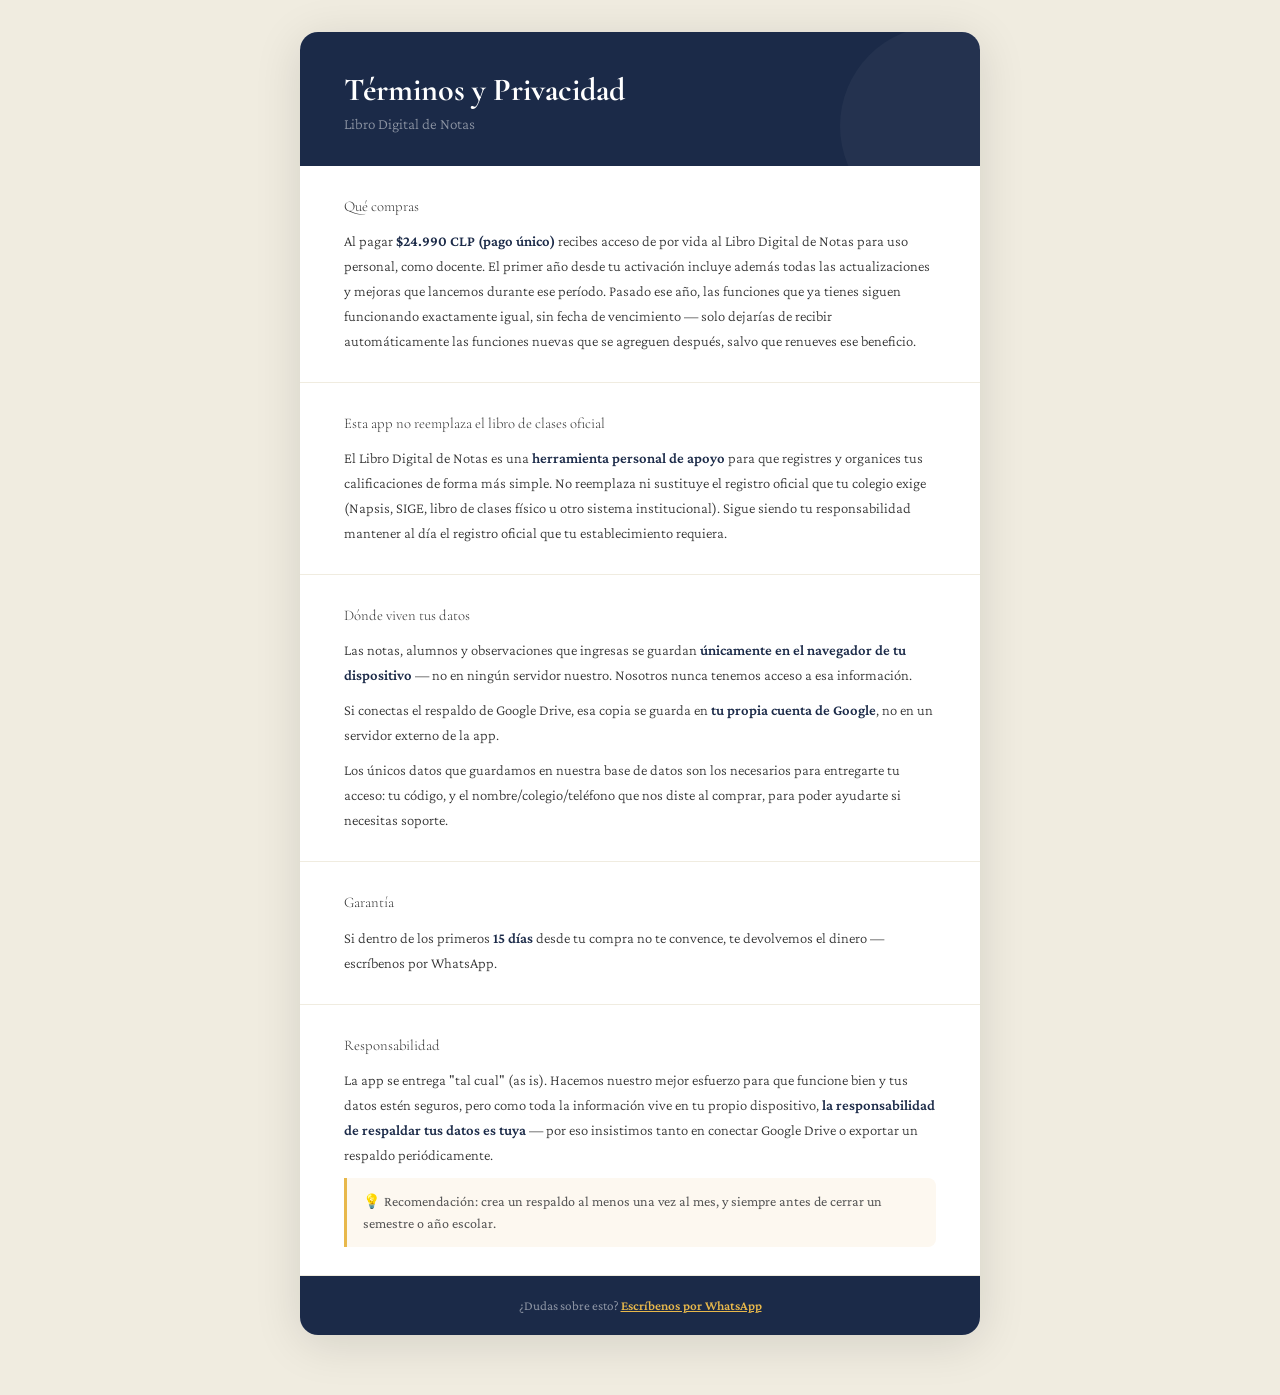
<file: terminos.html>
<!DOCTYPE html>
<html lang="es">
<head>
  <meta charset="UTF-8">
  <meta name="viewport" content="width=device-width, initial-scale=1.0">
  <title>Términos y Privacidad — Libro Digital de Notas</title>
  <link href="https://fonts.googleapis.com/css2?family=Cormorant+Garamond:wght@400;600;700&family=Crimson+Pro:wght@300;400;500;600&display=swap" rel="stylesheet">
  <style>
    *, *::before, *::after { box-sizing: border-box; margin: 0; padding: 0; }
    body {
      font-family: 'Crimson Pro', Georgia, serif;
      background: #f0ece0; color: #1a1208;
      padding: 32px 20px 60px;
    }
    .page {
      max-width: 680px; margin: 0 auto;
      background: #fff; border-radius: 18px;
      overflow: hidden; box-shadow: 0 8px 48px rgba(0,0,0,0.12);
    }
    .hdr {
      background: #1b2a48; padding: 40px 44px 34px;
      position: relative; overflow: hidden;
    }
    .hdr::after {
      content: ''; position: absolute; bottom: -60px; right: -60px;
      width: 200px; height: 200px; border-radius: 50%; background: rgba(255,255,255,0.04);
    }
    .hdr-title {
      font-family: 'Cormorant Garamond', Georgia, serif;
      font-size: 2rem; font-weight: 700; color: #fff; line-height: 1.1; margin-bottom: 8px;
    }
    .hdr-sub { font-size: 0.95rem; color: rgba(255,255,255,0.5); font-weight: 300; }
    .section { padding: 28px 44px; border-bottom: 1px solid #f0ece0; }
    .section:last-child { border-bottom: none; }
    .section-title {
      font-family: 'Cormorant Garamond', Georgia, serif;
      font-size: 1.15rem; font-weight: 700; color: #1b2a48; margin-bottom: 12px;
    }
    .section p { font-size: 0.92rem; color: #333; line-height: 1.7; font-weight: 300; margin-bottom: 10px; }
    .section p:last-child { margin-bottom: 0; }
    .section strong { color: #1b2a48; font-weight: 600; }
    .callout {
      background: #fdf8f0; border-left: 3px solid #e8b84b;
      padding: 12px 16px; border-radius: 0 8px 8px 0;
      font-size: 0.88rem; color: #555; line-height: 1.6; margin-top: 10px;
    }
    .ftr {
      background: #1b2a48; padding: 22px 44px;
      font-size: 0.82rem; color: rgba(255,255,255,0.5); text-align: center;
    }
    .ftr a { color: #e8b84b; font-weight: 600; }
    @media (max-width: 560px) {
      .section { padding: 22px 24px; }
      .hdr { padding: 28px 24px 24px; }
      .ftr { padding: 20px 24px; }
    }
  </style>
</head>
<body>
<div class="page">

  <div class="hdr">
    <h1 class="hdr-title">Términos y Privacidad</h1>
    <p class="hdr-sub">Libro Digital de Notas</p>
  </div>

  <div class="section">
    <p class="section-title">Qué compras</p>
    <p>Al pagar <strong>$24.990 CLP (pago único)</strong> recibes acceso de por vida al Libro Digital de Notas para uso personal, como docente. El primer año desde tu activación incluye además todas las actualizaciones y mejoras que lancemos durante ese período. Pasado ese año, las funciones que ya tienes siguen funcionando exactamente igual, sin fecha de vencimiento — solo dejarías de recibir automáticamente las funciones nuevas que se agreguen después, salvo que renueves ese beneficio.</p>
  </div>

  <div class="section">
    <p class="section-title">Esta app no reemplaza el libro de clases oficial</p>
    <p>El Libro Digital de Notas es una <strong>herramienta personal de apoyo</strong> para que registres y organices tus calificaciones de forma más simple. No reemplaza ni sustituye el registro oficial que tu colegio exige (Napsis, SIGE, libro de clases físico u otro sistema institucional). Sigue siendo tu responsabilidad mantener al día el registro oficial que tu establecimiento requiera.</p>
  </div>

  <div class="section">
    <p class="section-title">Dónde viven tus datos</p>
    <p>Las notas, alumnos y observaciones que ingresas se guardan <strong>únicamente en el navegador de tu dispositivo</strong> — no en ningún servidor nuestro. Nosotros nunca tenemos acceso a esa información.</p>
    <p>Si conectas el respaldo de Google Drive, esa copia se guarda en <strong>tu propia cuenta de Google</strong>, no en un servidor externo de la app.</p>
    <p>Los únicos datos que guardamos en nuestra base de datos son los necesarios para entregarte tu acceso: tu código, y el nombre/colegio/teléfono que nos diste al comprar, para poder ayudarte si necesitas soporte.</p>
  </div>

  <div class="section">
    <p class="section-title">Garantía</p>
    <p>Si dentro de los primeros <strong>15 días</strong> desde tu compra no te convence, te devolvemos el dinero — escríbenos por WhatsApp.</p>
  </div>

  <div class="section">
    <p class="section-title">Responsabilidad</p>
    <p>La app se entrega "tal cual" (as is). Hacemos nuestro mejor esfuerzo para que funcione bien y tus datos estén seguros, pero como toda la información vive en tu propio dispositivo, <strong>la responsabilidad de respaldar tus datos es tuya</strong> — por eso insistimos tanto en conectar Google Drive o exportar un respaldo periódicamente.</p>
    <div class="callout">💡 Recomendación: crea un respaldo al menos una vez al mes, y siempre antes de cerrar un semestre o año escolar.</div>
  </div>

  <div class="ftr">
    ¿Dudas sobre esto? <a href="https://wa.me/56951439230" target="_blank">Escríbenos por WhatsApp</a>
  </div>

</div>
</body>
</html>
</file>
